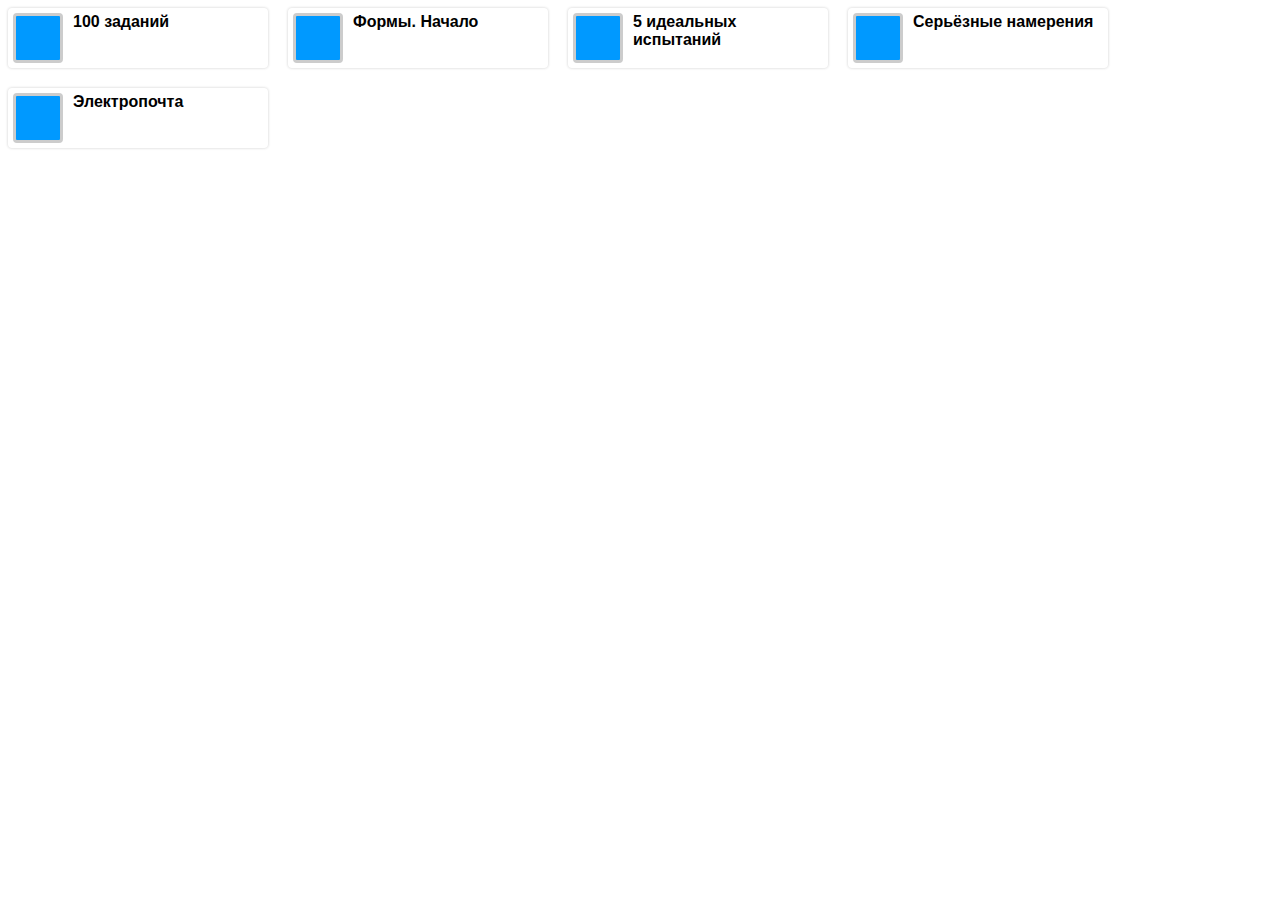
<file: achievment.html>
<!DOCTYPE html>
<html lang="ru">
<head>
  <meta charset="UTF-8">
  <title>Document</title>
  <style>
    body {
      font-family: "Arial", sans-serif;
      font-size: 50px;
    }
    .container {
      font-size: 0;
    }
    .achievment {
      position: relative;
      display: inline-block;
      width: 200px;
      min-height: 50px;
      margin-right: 20px;
      margin-bottom: 20px;
      padding: 5px;
      padding-left: 55px;
      font-size: 16px;
      vertical-align: top;
      border-radius: 4px;
      box-shadow: 0 0 3px rgba(0, 0, 0, 0.2);
    }
    .achievment-bage {
      position: absolute;
      left: 5px;
      width: 44px;
      height: 44px;
      background-color: #0099ff;
      border: 3px solid #cccccc;
      border-radius: 4px;
    }
    .achievment-title {
      margin-left: 10px;
    }
  </style>
</head>
<body>
 <div class="container">
  <div class="achievment">
    <div class="achievment-bage"></div>
    <div class="achievment-title">
      <strong>100 заданий</strong>
    </div>
  </div>
  <div class="achievment">
    <div class="achievment-bage"></div>
    <div class="achievment-title">
      <strong>Формы. Начало</strong>
    </div>
  </div>
  <div class="achievment">
    <div class="achievment-bage"></div>
    <div class="achievment-title">
      <strong>5 идеальных испытаний</strong>
    </div>
  </div>
  <div class="achievment">
    <div class="achievment-bage"></div>
    <div class="achievment-title">
      <strong>Серьёзные намерения</strong>
    </div>
  </div>
  <div class="achievment">
    <div class="achievment-bage"></div>
    <div class="achievment-title">
      <strong>Электропочта</strong>
    </div>
  </div>
  </div>
</body>
</html>
</file>
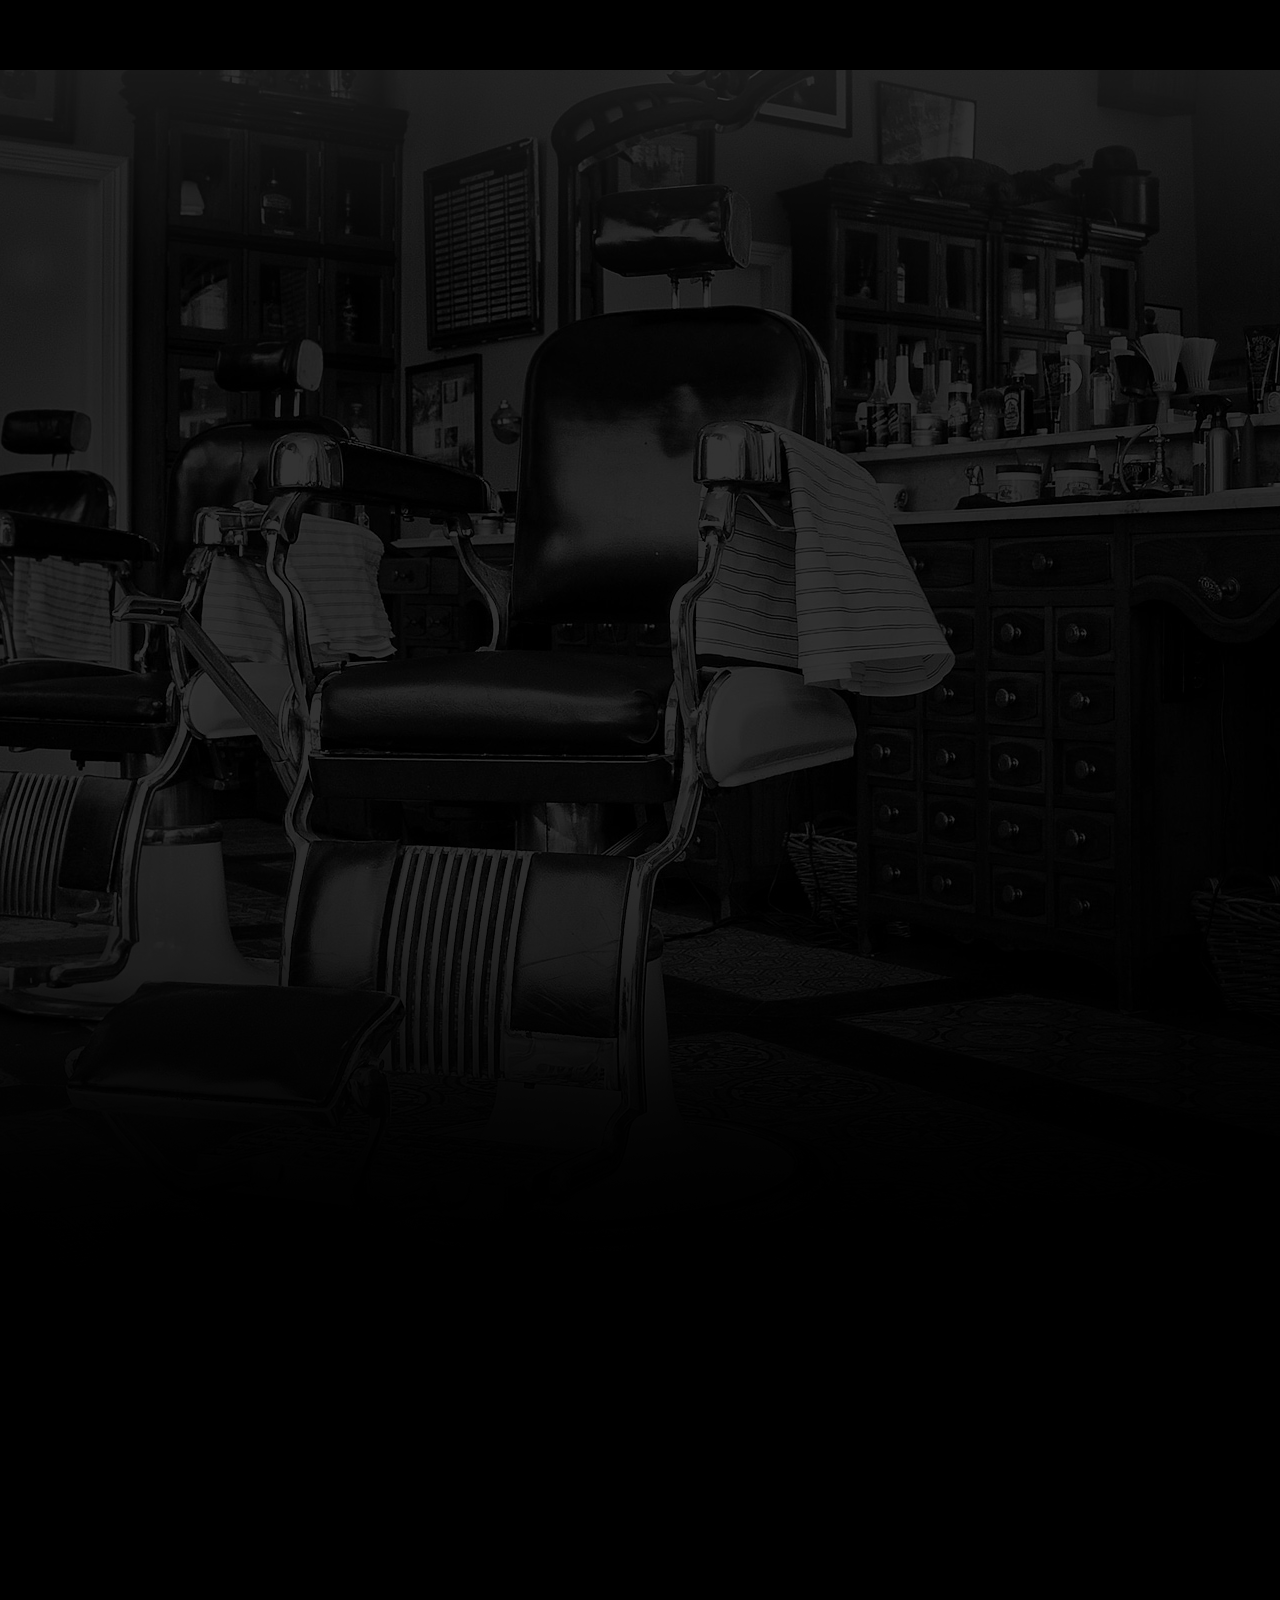
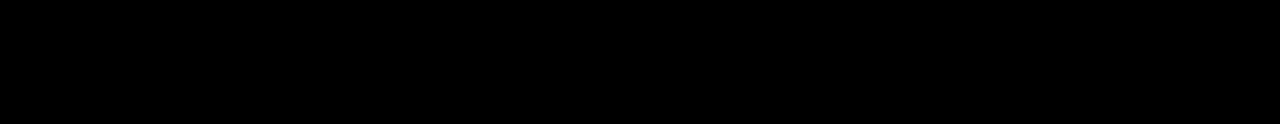
<file: index_grid.html>
<!DOCTYPE html>
<html lang="ru">
<head>
    <meta charset="UTF-8">
    <title>Барбершоп</title>
    <link rel="stylesheet" href="css/style.css">
</head>
<body>
  <!-- Разметка хедера -->
  <header class="main-header">
      <div class="container clearfix"> <!-- центрует содержимое меню -->
          <nav class="main-navigation"> <!-- контейнер для основной навигации -->
          </nav>
          <div class="user-block"> <!-- контейнер для кнопки "Вход" - место, где что то будет меняться при залогиненном сост-и. -->
          </div>
      </div>
  </header>
  <main class="container"> <!-- Класс можно не добавлять, т.к. он один. Мы добавили, т.к. нам надо центровать содержимое -->
    <div class="index-logo"></div> <!-- Контейнер для логотипа (центровка, отступы) -->
    <section class="features clearfix"><!-- блок преимуществ.  -->
      <div class="features-item"></div>
      <div class="features-item"></div>
      <div class="features-item"></div>
    </section>
    <div class="index-content clearfix">
      <div class="index-content-left"></div>
      <div class="index-content-right"></div>
    </div>
    <div class="index-content clearfix">
      <div class="index-content-left"></div>
      <div class="index-content-right"></div>
    </div>
  </main>
  <footer class="main-footer">
    <div class="container"> <!-- для центровки -->
      <section class="footer-contacts"></section>
      <section class="footer-social"></section>
      <section class="footer-copyright"></section>
    </div>
  </footer>
</body>
</html>
</file>
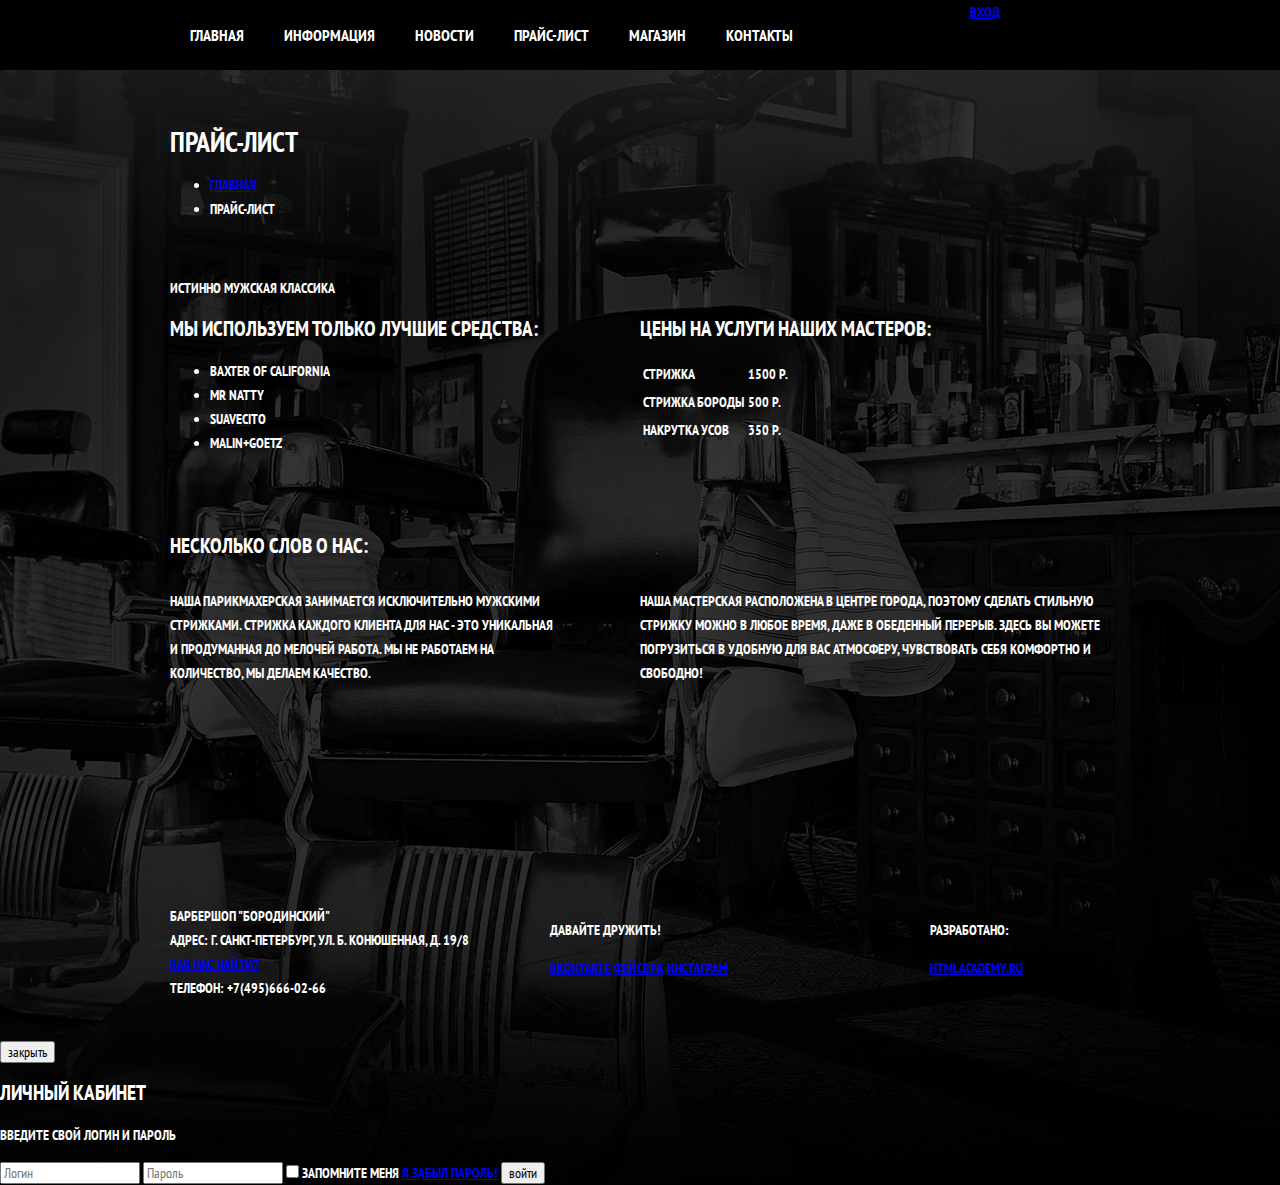
<file: price.html>
<!DOCTYPE html>
<html lang="ru">
<head>
    <meta charset="UTF-8">
    <title>Барбершоп</title>
    <link href="https://fonts.googleapis.com/css?family=PT+Sans+Narrow:400,700&amp;subset=cyrillic" rel="stylesheet">
    <link rel="stylesheet" href="css/normalize.css">
    <link rel="stylesheet" href="css/style.css">
</head>
<body>
  <header class="main-header">
      <div class="container clearfix">
        <nav class="main-navigation">
            <ul>
              <li><a href="#">главная</a></li>
              <li><a href="#">информация</a></li>
              <li><a href="#">новости</a></li>
              <li><a href="#">прайс-лист</a></li>
              <li><a href="#">магазин</a></li>
              <li><a href="#">контакты</a></li>
            </ul>
        </nav>
        <div class="user-block">
          <a class="login" href="#">вход</a>    
        </div>
      </div>
  </header>
  
  <main class="inner-page">
    <div class="container clearfix">
      <div class="inner-page-title">
        <h1>прайс-лист</h1>
        <ul class="breadcrumbs">
          <li><a href="#">главная</a></li>
          <li class="current">прайс-лист</li>
        </ul>
      </div>
      <div class="inner-page-content">
        <span class="price-title">истинно мужская классика</span>
        <div class="inner-column clearfix">
          <div class="inner-column-left">
            <h2 class="inner-column-title">мы используем только лучшие средства:</h2>
            <ul class="price_brands">
              <li>baxter of california</li>
              <li>mr natty</li>
              <li>suavecito</li>
              <li>malin+goetz</li>
            </ul>
          </div>
          <div class="inner-column-right">
            <h2 class="inner-column-title">цены на услуги наших мастеров:</h2>
            <table class="price_table">
              <tr>
                <td>стрижка</td>
                <td>1500 р.</td>
              </tr>
              <tr>
                <td>стрижка бороды</td>
                <td>500 р.</td>
              </tr>
              <tr>
                <td>накрутка усов</td>
                <td>350 р.</td>
              </tr>
            </table>
          </div>
        </div>
        <div class="inner-column clearfix">
          <h2 class="inner-column-title">несколько слов о нас:</h2>
          <div class="inner-column-left">
            <p class="inner-column-text">Наша парикмахерская занимается исключительно мужскими стрижками. Стрижка каждого клиента для нас - это уникальная и продуманная до мелочей работа. Мы не работаем на количество, мы делаем качество.</p>
          </div>
          <div class="inner-column-right">
            <p class="inner-column-text">Наша мастерская расположена в центре города, поэтому сделать стильную стрижку можно в любое время, даже в обеденный перерыв. Здесь вы можете погрузиться в удобную для вас атмосферу, чувствовать себя комфортно и свободно!</p>
          </div>
        </div>
      </div>
    </div>
  </main>
  
  <footer class="main-footer">
      <div class="container clearfix">
          <section class="footer-contacts">
            барбершоп "бородинский"<br>
            адрес: г. санкт-Петербург, ул. б. конюшенная, д. 19/8<br>
            <a href="#">как нас найти?</a><br>
            телефон: +7(495)666-02-66
          </section>
          <section class="footer-social">
            <p>давайте дружить!</p>
            <a class="social-btn social-btn-vk" href="#">вконтакте</a>  
            <a class="social-btn social-btn-fb" href="#">фейсбук</a>  
            <a class="social-btn social-btn-inst" href="#">инстаграм</a>  
          </section>
          <section class="footer-copyright">
            <p>разработано:</p>
            <a class="btn" href="https://htmlacademy.ru">htmlacademy.ru</a>  
          </section>
      </div>
  </footer>
  <div class="user-enter">
    <button class="user-enter-close" type="button" title="Закрыть">закрыть</button>
    <h2 class="user-enter-title">личный кабинет</h2>
    <p>введите свой логин и пароль</p>
    <form class="user-enter-form" action="#" method="post">
      <input class="user-login" type="text" name="login" placeholder="Логин" required>
      <input class="user-password" type="password" name="password" placeholder="Пароль" required>
      <label><input type="checkbox" name="remember" id="remember-field"> запомните меня</label>
      <a class="restore" href="#">я забыл пароль!</a>
      <button class="btn" type="submit">войти</button>
    </form>
  </div>
</body>
</html>
</file>
<file: css/style.css>
body {
  min-width: 960px;
  margin: 0;
  font-family: "PT Sans Narrow", "Arial", sans-serif;
  font-size: 14px;
  font-weight: 700;
  line-height: 24px;
  text-transform: uppercase;
  color: #ffffff;
  background: #000000 url("../pict/bg-body.png") no-repeat center top;
}

.clearfix::after {
  content: "";
  display: table;
  clear: both;
}

.container {
  width: 940px;
  margin: 0 auto;
  padding: 0 10px;
}

.main-header {
  margin-bottom: 60px;
  color: #ffffff;
  background-color: #000000;
}

.main-navigation {
  float: left;
  /* ширину взяли с запасом, на случай добавления 1-2 пунктов меню */
  width: 780px;
    /* Только для оформления сетки */
  min-height: 70px;  
}

.main-navigation ul {
  margin: 0;
  padding: 0;
  list-style: none;
  font-size: 0; /* убираем пробелы */
}

.main-navigation li {
  display: inline-block;
  vertical-align: top;
  font-size: 16px;
  line-height: 20px;
}

.main-navigation a {
  display: block; /* чтобы можно было прописать padding */
  padding: 25px 20px;
  color: #ffffff;
  text-decoration: none; /* прописали, т.к. они не наследуют цвет текста */
}

.main-navigation a:hover,
                 a:active {
  background-color: #242424;
}

.user-block {
  float: right;
  /* для контейнера входа ширину взяли тоже с запасом, т.к. при входе вид может меняться - напр, появится имя пользователя */
  width: 140px;
    /* Только для оформления сетки */
  min-height: 70px;  
}

.index-logo {
  width: 368px;
  height: 204px;
  margin-right: auto;
  margin-left: auto;
  margin-bottom: 25px;
}

.features {
  margin-bottom: 80px;
} 

.features-item {
  float: left;
  width: 300px;
  margin-right: 20px;
  
  /* Только для оформления сетки */
  min-height: 175px;  
}

.features-item:last-child {
  margin-right: 0;
}

.index-content {
  margin-bottom: 35px;
  padding: 50px 80px;
}

.index-content-left {
  float: left;
  width: 380px;
   /* Только для оформления сетки */
  min-height: 330px;  
}

.index-content-right {
  float: right;
  width: 300px;
   /* Только для оформления сетки */
  min-height: 330px;  
}

.main-footer {
  margin-top: 65px;
  padding-top: 60px;
  padding-bottom: 40px;
}

.footer-contacts {
  float: left;
  width: 320px;
  margin-right: 60px;
   /* Только для оформления сетки */
  min-height: 90px;  
}

.footer-social {
  float: left;
  width: 180px;
   /* Только для оформления сетки */
  min-height: 90px;  
}

.footer-copyright {
  float: right;
  width: 180px;
   /* Только для оформления сетки */
  min-height: 90px;
}

/* set "Baxter" */
.inner-page-title {
  margin-bottom: 55px;
}
.product-gallery {
  float: left;
  width: 460px;
  
  min-height: 675px;
}
.product-description {
  float: right;
  width: 390px;
  
  min-height: 510px;
}

/* shop */
.shop-aside {
  float: left;
  width: 200px;
  
  min-height: 580px;
}
.shop-products {
  float: right;
  width: 705px;
  
  min-height: 690px;
}

/* price */
.inner-column {
  margin-bottom: 65px;
}
.inner-column:last-child {
  margin-bottom: 80px;
} 
.inner-column-left {
  float: left;
  width: 390px;
}
.inner-column-right {
  float: right;
  width: 470px;
}
</file>
